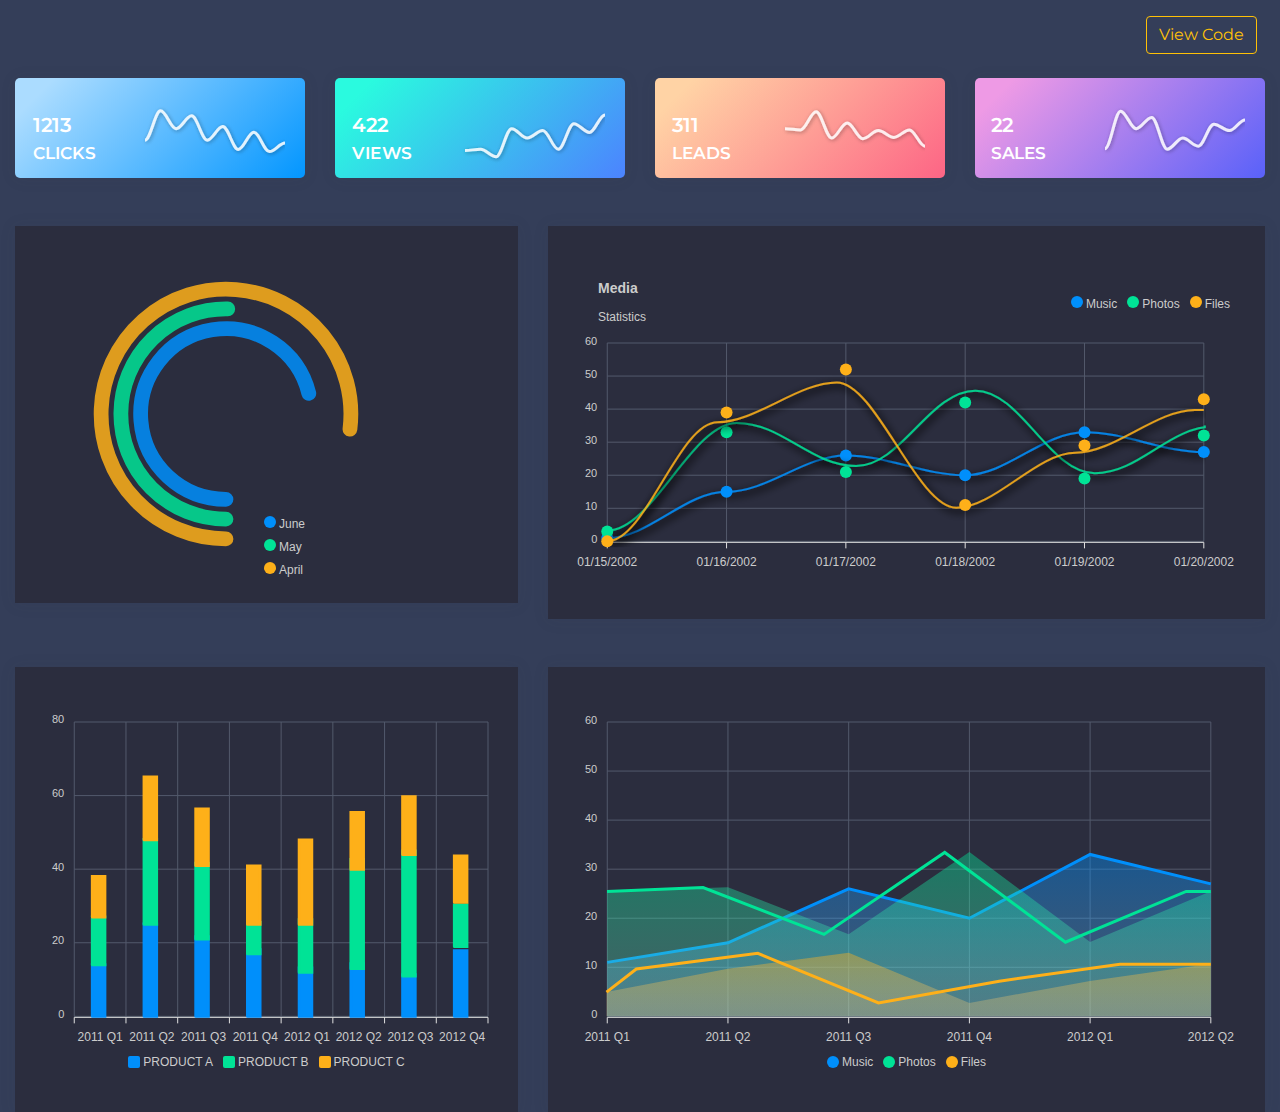
<file: public/apexchart/darkchart/darkchart.html>
<!DOCTYPE html>
<html lang="en">
    <head>
        <meta charset="UTF-8" />
        <meta http-equiv="X-UA-Compatible" content="IE=edge" />
        <meta name="viewport" content="width=device-width, initial-scale=1" />
        <title>Dashboard - Dark Style</title>

        <link rel="stylesheet" href="https://stackpath.bootstrapcdn.com/bootstrap/4.2.1/css/bootstrap.min.css" />
        <link href="https://fonts.googleapis.com/css?family=Montserrat" rel="stylesheet" />

        <link rel="stylesheet" href="https://maxcdn.bootstrapcdn.com/font-awesome/4.7.0/css/font-awesome.min.css" />
        <link rel="stylesheet" href="./chart.css" />
    </head>

    <body>
        <div id="wrapper">
            <div class="content-area">
                <div class="container-fluid">
                    <div class="text-right mt-3 mb-3 d-fixed">
                        <a href="https://github.com/apexcharts/apexcharts.js/tree/master/samples/vanilla-js/dashboards/dark" target="_blank" class="btn btn-outline-warning mr-2">
                            <span class="btn-text">View Code</span>
                        </a>
                    </div>
                    <div class="main">
                        <div class="row sparkboxes mt-4">
                            <div class="col-md-3">
                                <div class="box box1">
                                    <div class="details">
                                        <h3>1213</h3>
                                        <h4>CLICKS</h4>
                                    </div>
                                    <div id="spark1"></div>
                                </div>
                            </div>
                            <div class="col-md-3">
                                <div class="box box2">
                                    <div class="details">
                                        <h3>422</h3>
                                        <h4>VIEWS</h4>
                                    </div>
                                    <div id="spark2"></div>
                                </div>
                            </div>
                            <div class="col-md-3">
                                <div class="box box3">
                                    <div class="details">
                                        <h3>311</h3>
                                        <h4>LEADS</h4>
                                    </div>
                                    <div id="spark3"></div>
                                </div>
                            </div>
                            <div class="col-md-3">
                                <div class="box box4">
                                    <div class="details">
                                        <h3>22</h3>
                                        <h4>SALES</h4>
                                    </div>
                                    <div id="spark4"></div>
                                </div>
                            </div>
                        </div>

                        <div class="row mt-4">
                            <div class="col-md-5">
                                <div class="box shadow mt-4">
                                    <div id="radialBarBottom"></div>
                                </div>
                            </div>
                            <div class="col-md-7">
                                <div class="box shadow mt-4">
                                    <div id="line-adwords" class=""></div>
                                </div>
                            </div>
                        </div>

                        <div class="row mt-4">
                            <div class="col-md-5">
                                <div class="box shadow mt-4">
                                    <div id="barchart"></div>
                                </div>
                            </div>
                            <div class="col-md-7">
                                <div class="box shadow mt-4">
                                    <div id="areachart"></div>
                                </div>
                            </div>
                        </div>
                    </div>
                </div>
            </div>
        </div>

        <script src="../../js/cdnapex.js"></script>
        <script src="../../js/apexchart.js"></script>
        <script src="./dummy.js"></script>

        <script></script>
    </body>
</html>
</file>
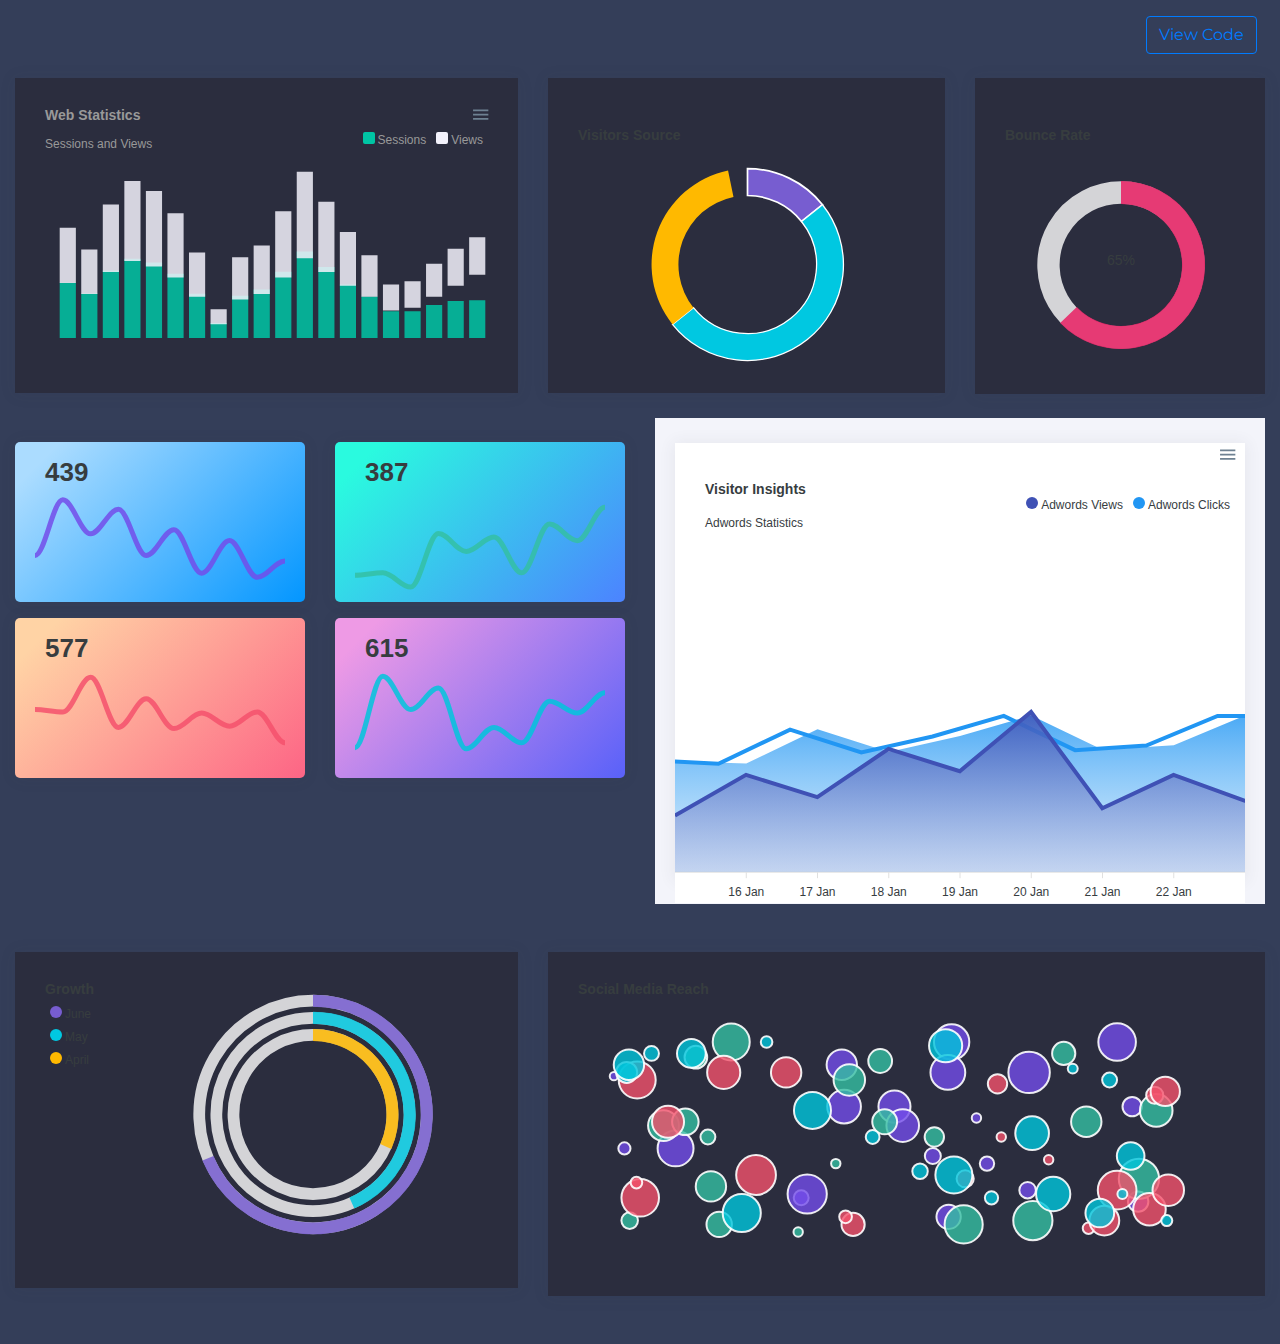
<file: public/apexchart/materialchart/materialchart.html>
<!DOCTYPE html>
<html lang="en">
  <head>
    <meta charset="UTF-8" />
    <meta http-equiv="X-UA-Compatible" content="IE=edge" />
    <meta name="viewport" content="width=device-width, initial-scale=1" />
    <title>Dashboard - Material Style</title>

    <link
      rel="stylesheet"
      href="https://stackpath.bootstrapcdn.com/bootstrap/4.2.1/css/bootstrap.min.css"
    />
    <link
      href="https://fonts.googleapis.com/css?family=Montserrat"
      rel="stylesheet"
    />

    <link
      rel="stylesheet"
      href="https://maxcdn.bootstrapcdn.com/font-awesome/4.7.0/css/font-awesome.min.css"
    />
    <link rel="stylesheet" href="./chart.css" />
  </head>

  <body>
    <div id="wrapper">
      <div class="content-area">
        <div class="container-fluid">
          <div class="text-right mt-3 mb-3 d-fixed">
            <a
              href="https://github.com/apexcharts/apexcharts.js/tree/master/samples/vanilla-js/dashboards/material"
              target="_blank"
              class="btn btn-outline-primary mr-2"
            >
              <span class="btn-text">View Code</span>
            </a>
          </div>
          <div class="main">
            <div class="row mt-4">
              <div class="col-md-5">
                <div class="box shadow">
                  <div id="bar"></div>
                </div>
              </div>
              <div class="col-md-4">
                <div class="box shadow">
                  <div id="donutTop"></div>
                </div>
              </div>
              <div class="col-md-3">
                <div class="box shadow">
                  <div id="radialBar1"></div>
                </div>
              </div>
            </div>

            <div class="row mt-4 mb-5">
              <div class="col-md-6">
                <div class="row sparkboxes mt-4">
                  <div class="col-md-6">
                    <div class="box box1">
                      <div id="spark1"></div>
                    </div>
                  </div>
                  <div class="col-md-6">
                    <div class="box box2">
                      <div id="spark2"></div>
                    </div>
                  </div>
                </div>
                <div class="row sparkboxes mt-3">
                  <div class="col-md-6">
                    <div class="box box3">
                      <div id="spark3"></div>
                    </div>
                  </div>
                  <div class="col-md-6">
                    <div class="box box4">
                      <div id="spark4"></div>
                    </div>
                  </div>
                </div>
              </div>
              <div class="col-md-6">
                <div class="box body-bg">
                  <div
                    id="area-adwords"
                    style="background: #fff"
                    class="shadow"
                  ></div>
                </div>
              </div>
            </div>

            <div class="row mt-4 mb-5">
              <div class="col-md-5">
                <div class="box shadow">
                  <div id="radialBarBottom"></div>
                </div>
              </div>
              <div class="col-md-7">
                <div class="box shadow">
                  <div id="bubbleChart"></div>
                </div>
              </div>
            </div>
          </div>
        </div>
      </div>
    </div>

    <script src="../../js/cdnapex.js"></script>
    <script src="../../js/apexchart.js"></script>
    <script src="./dummy.js"></script>
  </body>
</html>
</file>
<file: public/apexchart/darkchart/chart.css>
body {
    background: #343E59;
    color: #777;
    font-family: Montserrat, Arial, sans-serif;
  }
  
  .body-bg {
    background: #F3F4FA !important;
  }
  
  h1, h2, h3, h4, h5, h6, strong {
    font-weight: 600;
  }
  
  body {
    /*background: linear-gradient(45deg,#3a3a60,#5f5f8e);
    min-height: 100vh;*/
  }
  
  .content-area {
    max-width: 1280px;
    margin: 0 auto;
  }
  
  .box {
    background-color: #2B2D3E;
    padding: 25px 20px;
  }
  
  .shadow {
    box-shadow: 0px 1px 15px 1px rgba(69, 65, 78, 0.08);
  }
  .sparkboxes .box {
    padding-top: 10px;
    padding-bottom: 10px;
    text-shadow: 0 1px 1px 1px #666;
    box-shadow: 0px 1px 15px 1px rgba(69, 65, 78, 0.08);
    position: relative;
    border-radius: 5px;
  }
  
  .sparkboxes .box .details {
    position: absolute;
    color: #fff;
    transform: scale(0.7) translate(-22px, 20px);
  }
  .sparkboxes strong {
    position: relative;
    z-index: 3;
    top: -8px;
    color: #fff;
  }
  
  
  .sparkboxes .box1 {
    background-image: linear-gradient( 135deg, #ABDCFF 10%, #0396FF 100%);
  }
  
  .sparkboxes .box2 {
    background-image: linear-gradient( 135deg, #2AFADF 10%, #4C83FF 100%);
  }
  
  .sparkboxes .box3 {
    background-image: linear-gradient( 135deg, #FFD3A5 10%, #FD6585 100%);
  }
  
  .sparkboxes .box4 {
    background-image: linear-gradient( 135deg, #EE9AE5 10%, #5961F9 100%);
  }
</file>
<file: public/apexchart/materialchart/chart.css>
body {
    background: #343E59;
    color: #777;
    font-family: Montserrat, Arial, sans-serif;
  }
  
  .body-bg {
    background: #F3F4FA !important;
  }
  
  h1, h2, h3, h4, h5, h6, strong {
    font-weight: 600;
  }
  
  body {
    /*background: linear-gradient(45deg,#3a3a60,#5f5f8e);
    min-height: 100vh;*/
  }
  
  .content-area {
    max-width: 1280px;
    margin: 0 auto;
  }
  
  .box {
    background-color: #2B2D3E;
    padding: 25px 20px;
  }
  
  .shadow {
    box-shadow: 0px 1px 15px 1px rgba(69, 65, 78, 0.08);
  }
  .sparkboxes .box {
    padding-top: 10px;
    padding-bottom: 10px;
    text-shadow: 0 1px 1px 1px #666;
    box-shadow: 0px 1px 15px 1px rgba(69, 65, 78, 0.08);
    position: relative;
    border-radius: 5px;
  }
  
  .sparkboxes .box .details {
    position: absolute;
    color: #fff;
    transform: scale(0.7) translate(-22px, 20px);
  }
  .sparkboxes strong {
    position: relative;
    z-index: 3;
    top: -8px;
    color: #fff;
  }
  
  
  .sparkboxes .box1 {
    background-image: linear-gradient( 135deg, #ABDCFF 10%, #0396FF 100%);
  }
  
  .sparkboxes .box2 {
    background-image: linear-gradient( 135deg, #2AFADF 10%, #4C83FF 100%);
  }
  
  .sparkboxes .box3 {
    background-image: linear-gradient( 135deg, #FFD3A5 10%, #FD6585 100%);
  }
  
  .sparkboxes .box4 {
    background-image: linear-gradient( 135deg, #EE9AE5 10%, #5961F9 100%);
  }
</file>
